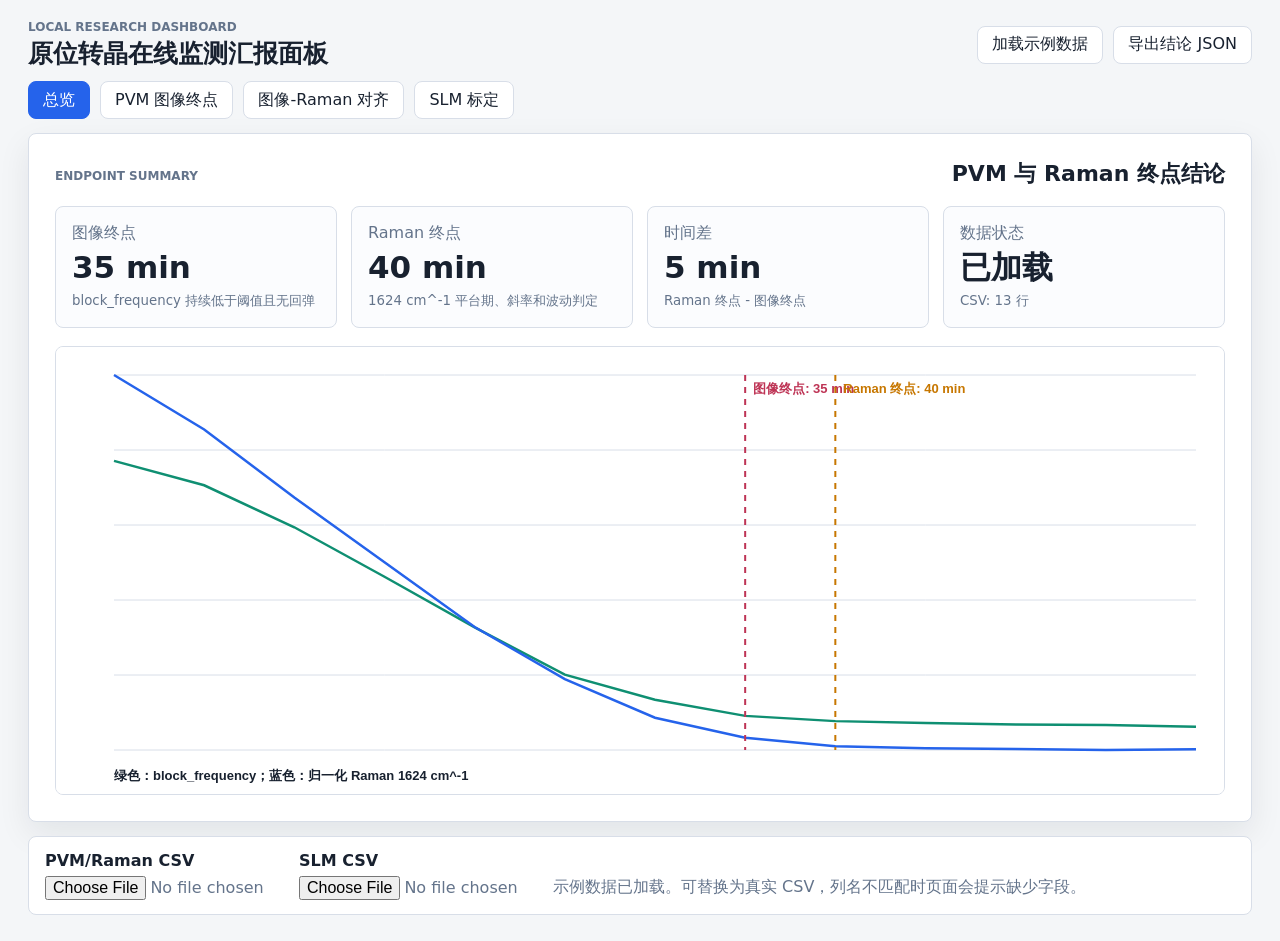
<file: index.html>
<!doctype html>
<html lang="zh-CN">
  <head>
    <meta charset="utf-8" />
    <meta name="viewport" content="width=device-width, initial-scale=1" />
    <title>PVM-Raman-SLM 科研展示</title>
    <link rel="stylesheet" href="./style.css" />
  </head>
  <body>
    <header class="app-header">
      <div>
        <p class="eyebrow">Local Research Dashboard</p>
        <h1>原位转晶在线监测汇报面板</h1>
      </div>
      <div class="header-actions" aria-label="页面操作">
        <button id="reloadExample" type="button">加载示例数据</button>
        <button id="exportSummary" type="button">导出结论 JSON</button>
      </div>
    </header>

    <nav class="tabbar" aria-label="展示章节">
      <button class="tab active" type="button" data-tab="overview">总览</button>
      <button class="tab" type="button" data-tab="pvm">PVM 图像终点</button>
      <button class="tab" type="button" data-tab="alignment">图像-Raman 对齐</button>
      <button class="tab" type="button" data-tab="slm">SLM 标定</button>
    </nav>

    <main class="slide-stage">
      <section class="slide-panel active" id="overview" aria-labelledby="overview-title">
        <div class="section-title">
          <p class="eyebrow">Endpoint Summary</p>
          <h2 id="overview-title">PVM 与 Raman 终点结论</h2>
        </div>

        <div class="metrics-grid">
          <article class="metric">
            <span>图像终点</span>
            <strong id="pvmEndpoint">-- min</strong>
            <small>block_frequency 持续低于阈值且无回弹</small>
          </article>
          <article class="metric">
            <span>Raman 终点</span>
            <strong id="ramanEndpoint">-- min</strong>
            <small>1624 cm^-1 平台期、斜率和波动判定</small>
          </article>
          <article class="metric">
            <span>时间差</span>
            <strong id="endpointDelta">-- min</strong>
            <small>Raman 终点 - 图像终点</small>
          </article>
          <article class="metric">
            <span>数据状态</span>
            <strong id="dataStatus">等待加载</strong>
            <small id="dataRows">CSV: -- 行</small>
          </article>
        </div>

        <div class="chart-block">
          <canvas id="overviewChart" width="1280" height="620" aria-label="PVM 与 Raman 时间轴对齐图"></canvas>
        </div>
      </section>

      <section class="slide-panel" id="pvm" aria-labelledby="pvm-title">
        <div class="section-title">
          <p class="eyebrow">PVM Image Analysis</p>
          <h2 id="pvm-title">block / urchin 数量统计与图像终点判定</h2>
        </div>

        <div class="two-column">
          <div class="chart-block">
            <canvas id="pvmChart" width="980" height="620" aria-label="PVM block_frequency 曲线"></canvas>
          </div>
          <aside class="insight-panel">
            <h3>判定逻辑</h3>
            <ul>
              <li>以 `block_frequency` 为主指标。</li>
              <li>滑动窗口连续低于阈值。</li>
              <li>终点后无明显回弹。</li>
              <li>如果 CSV 提供 `endpoint_min`，优先用于展示并同时保留自动判定。</li>
            </ul>
            <div class="image-strip" id="pvmImages" aria-label="PVM 示例图像"></div>
          </aside>
        </div>
      </section>

      <section class="slide-panel" id="alignment" aria-labelledby="alignment-title">
        <div class="section-title">
          <p class="eyebrow">Raman Alignment</p>
          <h2 id="alignment-title">Raman 1624 cm^-1 曲线与图像终点对齐</h2>
        </div>

        <div class="chart-block large">
          <canvas id="alignmentChart" width="1280" height="650" aria-label="图像终点与 Raman 终点对齐图"></canvas>
        </div>

        <div class="conclusion-line" id="alignmentConclusion">
          等待数据加载后生成对齐结论。
        </div>
      </section>

      <section class="slide-panel" id="slm" aria-labelledby="slm-title">
        <div class="section-title">
          <p class="eyebrow">SLM Calibration</p>
          <h2 id="slm-title">SLM 波长、灰度与光栅周期标定展示</h2>
        </div>

        <div class="two-column">
          <div class="chart-block">
            <canvas id="slmChart" width="980" height="620" aria-label="SLM 标定曲线"></canvas>
          </div>
          <aside class="insight-panel">
            <h3>标定结果</h3>
            <div class="slm-list" id="slmList"></div>
          </aside>
        </div>
      </section>
    </main>

    <section class="data-tools" aria-label="数据导入">
      <div>
        <label for="pvmCsv">PVM/Raman CSV</label>
        <input id="pvmCsv" type="file" accept=".csv,text/csv" />
      </div>
      <div>
        <label for="slmCsv">SLM CSV</label>
        <input id="slmCsv" type="file" accept=".csv,text/csv" />
      </div>
      <p id="messageBox" role="status">默认读取 `./data/example_pvm_raman.csv` 与 `./data/example_slm.csv`。</p>
    </section>

    <script src="./script.js"></script>
  </body>
</html>
</file>
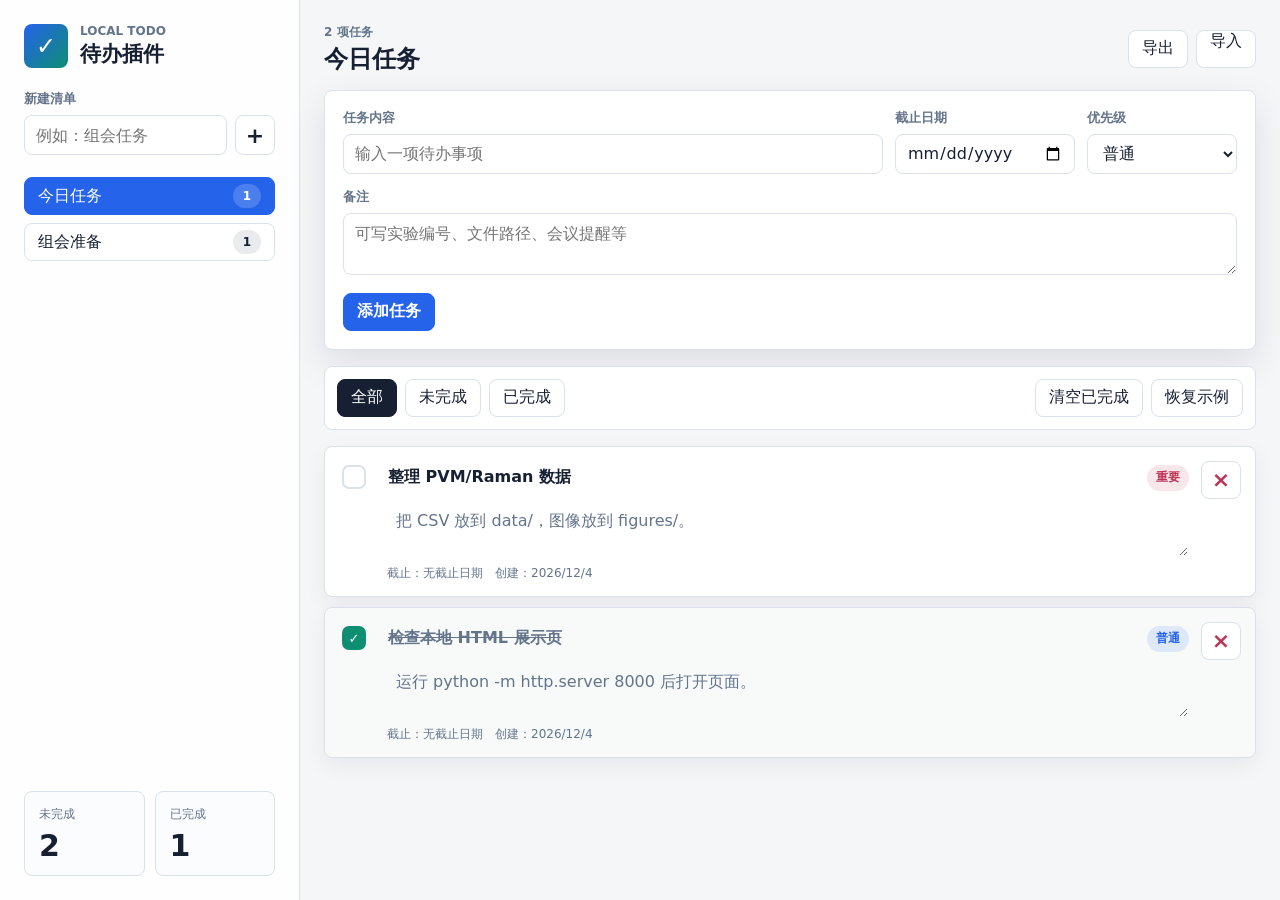
<file: todo-plugin/index.html>
<!doctype html>
<html lang="zh-CN">
  <head>
    <meta charset="utf-8" />
    <meta name="viewport" content="width=device-width, initial-scale=1" />
    <title>本地待办插件</title>
    <link rel="stylesheet" href="./style.css" />
  </head>
  <body>
    <main class="app-shell">
      <aside class="sidebar" aria-label="任务清单">
        <div class="brand">
          <span class="brand-mark" aria-hidden="true">✓</span>
          <div>
            <p class="eyebrow">Local Todo</p>
            <h1>待办插件</h1>
          </div>
        </div>

        <form class="list-form" id="listForm">
          <label for="listName">新建清单</label>
          <div class="inline-field">
            <input id="listName" name="listName" type="text" placeholder="例如：组会任务" autocomplete="off" />
            <button class="icon-button" type="submit" title="添加清单" aria-label="添加清单">+</button>
          </div>
        </form>

        <nav class="list-nav" id="listNav" aria-label="清单列表"></nav>

        <section class="summary" aria-label="统计">
          <div>
            <span>未完成</span>
            <strong id="openCount">0</strong>
          </div>
          <div>
            <span>已完成</span>
            <strong id="doneCount">0</strong>
          </div>
        </section>
      </aside>

      <section class="workspace">
        <header class="topbar">
          <div>
            <p class="eyebrow" id="currentListLabel">任务清单</p>
            <h2 id="currentListTitle">今日任务</h2>
          </div>
          <div class="topbar-actions">
            <button id="exportButton" type="button">导出</button>
            <label class="file-button" for="importFile">导入</label>
            <input id="importFile" type="file" accept="application/json,.json" />
          </div>
        </header>

        <form class="task-form" id="taskForm">
          <div class="form-grid">
            <label>
              <span>任务内容</span>
              <input id="taskTitle" name="taskTitle" type="text" placeholder="输入一项待办事项" required />
            </label>
            <label>
              <span>截止日期</span>
              <input id="taskDue" name="taskDue" type="date" />
            </label>
            <label>
              <span>优先级</span>
              <select id="taskPriority" name="taskPriority">
                <option value="normal">普通</option>
                <option value="high">重要</option>
                <option value="low">低优先级</option>
              </select>
            </label>
          </div>
          <label class="note-field">
            <span>备注</span>
            <textarea id="taskNote" name="taskNote" rows="2" placeholder="可写实验编号、文件路径、会议提醒等"></textarea>
          </label>
          <button class="primary-button" type="submit">添加任务</button>
        </form>

        <section class="toolbar" aria-label="筛选和操作">
          <div class="segments" role="group" aria-label="任务状态筛选">
            <button class="segment active" type="button" data-filter="all">全部</button>
            <button class="segment" type="button" data-filter="open">未完成</button>
            <button class="segment" type="button" data-filter="done">已完成</button>
          </div>
          <div class="toolbar-actions">
            <button id="clearDoneButton" type="button">清空已完成</button>
            <button id="resetButton" type="button">恢复示例</button>
          </div>
        </section>

        <section class="task-board" id="taskBoard" aria-live="polite"></section>
      </section>
    </main>

    <template id="taskTemplate">
      <article class="task-card">
        <label class="check-wrap">
          <input class="task-check" type="checkbox" />
          <span class="fake-check" aria-hidden="true"></span>
        </label>
        <div class="task-content">
          <div class="task-line">
            <input class="task-title-input" type="text" />
            <span class="priority-badge"></span>
          </div>
          <textarea class="task-note-input" rows="2"></textarea>
          <div class="task-meta">
            <span class="due-text"></span>
            <span class="created-text"></span>
          </div>
        </div>
        <button class="icon-button danger remove-task" type="button" title="删除任务" aria-label="删除任务">×</button>
      </article>
    </template>

    <script src="./script.js"></script>
  </body>
</html>
</file>
<file: style.css>
:root {
  color-scheme: light;
  --bg: #f4f6f8;
  --panel: #ffffff;
  --ink: #18212f;
  --muted: #64748b;
  --line: #d8dee8;
  --blue: #2563eb;
  --green: #0f8f72;
  --red: #be3455;
  --amber: #c77700;
  --shadow: 0 12px 32px rgba(15, 23, 42, 0.08);
  font-family:
    Inter, ui-sans-serif, system-ui, -apple-system, BlinkMacSystemFont, "Segoe UI",
    "Microsoft YaHei", sans-serif;
}

* {
  box-sizing: border-box;
}

body {
  min-width: 360px;
  margin: 0;
  color: var(--ink);
  background: var(--bg);
}

button,
input {
  font: inherit;
}

.app-header {
  display: flex;
  align-items: center;
  justify-content: space-between;
  gap: 20px;
  padding: 20px 28px 12px;
}

.eyebrow {
  margin: 0 0 5px;
  color: var(--muted);
  font-size: 12px;
  font-weight: 700;
  text-transform: uppercase;
}

h1,
h2,
h3,
p {
  overflow-wrap: anywhere;
}

h1 {
  margin: 0;
  font-size: 25px;
  line-height: 1.2;
}

h2 {
  margin: 0;
  font-size: 22px;
  line-height: 1.25;
}

h3 {
  margin: 0 0 12px;
  font-size: 17px;
}

.header-actions,
.tabbar {
  display: flex;
  gap: 10px;
  align-items: center;
  flex-wrap: wrap;
}

button {
  min-height: 38px;
  padding: 0 14px;
  border: 1px solid var(--line);
  border-radius: 8px;
  color: var(--ink);
  background: #fff;
  cursor: pointer;
}

button:hover {
  border-color: rgba(37, 99, 235, 0.5);
}

.tabbar {
  padding: 0 28px 14px;
}

.tab.active {
  color: #fff;
  border-color: var(--blue);
  background: var(--blue);
}

.slide-stage {
  width: min(1500px, calc(100vw - 56px));
  margin: 0 auto;
}

.slide-panel {
  display: none;
  aspect-ratio: 16 / 9;
  min-height: 620px;
  padding: 26px;
  border: 1px solid var(--line);
  border-radius: 8px;
  background: var(--panel);
  box-shadow: var(--shadow);
}

.slide-panel.active {
  display: grid;
  grid-template-rows: auto auto minmax(0, 1fr);
  gap: 18px;
}

.section-title {
  display: flex;
  align-items: flex-end;
  justify-content: space-between;
  gap: 18px;
}

.metrics-grid {
  display: grid;
  grid-template-columns: repeat(4, minmax(0, 1fr));
  gap: 14px;
}

.metric {
  display: grid;
  gap: 7px;
  min-height: 122px;
  padding: 16px;
  border: 1px solid var(--line);
  border-radius: 8px;
  background: #fbfcfe;
}

.metric span,
.metric small,
.insight-panel li,
.data-tools,
.conclusion-line {
  color: var(--muted);
}

.metric strong {
  color: var(--ink);
  font-size: 31px;
  line-height: 1.05;
}

.chart-block {
  position: relative;
  overflow: hidden;
  min-height: 0;
  border: 1px solid var(--line);
  border-radius: 8px;
  background: #fff;
}

.chart-block.large {
  min-height: 0;
}

canvas {
  display: block;
  width: 100%;
  height: 100%;
}

.two-column {
  display: grid;
  grid-template-columns: minmax(0, 1fr) 360px;
  gap: 18px;
  min-height: 0;
}

.insight-panel {
  overflow: auto;
  padding: 18px;
  border: 1px solid var(--line);
  border-radius: 8px;
  background: #fbfcfe;
}

.insight-panel ul {
  margin: 0 0 16px 18px;
  padding: 0;
  line-height: 1.7;
}

.image-strip,
.slm-list {
  display: grid;
  gap: 12px;
}

.image-strip figure,
.slm-item {
  margin: 0;
  padding: 10px;
  border: 1px solid var(--line);
  border-radius: 8px;
  background: #fff;
}

.image-strip img,
.slm-item img {
  display: block;
  width: 100%;
  max-height: 140px;
  object-fit: contain;
  border-radius: 6px;
  background: #eef2f7;
}

figcaption,
.slm-item p {
  margin: 8px 0 0;
  color: var(--muted);
  font-size: 13px;
  line-height: 1.45;
}

.conclusion-line {
  min-height: 54px;
  padding: 14px 16px;
  border-left: 4px solid var(--blue);
  border-radius: 8px;
  background: #f8fbff;
  font-weight: 700;
}

.data-tools {
  display: grid;
  grid-template-columns: 240px 240px minmax(0, 1fr);
  gap: 14px;
  align-items: end;
  width: min(1500px, calc(100vw - 56px));
  margin: 14px auto 26px;
  padding: 14px 16px;
  border: 1px solid var(--line);
  border-radius: 8px;
  background: #fff;
}

.data-tools label {
  display: block;
  margin-bottom: 6px;
  color: var(--ink);
  font-weight: 700;
}

.data-tools input {
  width: 100%;
}

#messageBox {
  margin: 0;
  line-height: 1.55;
}

@media (max-width: 1100px) {
  .app-header,
  .section-title {
    align-items: flex-start;
    flex-direction: column;
  }

  .slide-panel {
    aspect-ratio: auto;
    min-height: 760px;
  }

  .metrics-grid,
  .two-column,
  .data-tools {
    grid-template-columns: 1fr;
  }
}

@media (max-width: 720px) {
  .app-header,
  .tabbar {
    padding-left: 16px;
    padding-right: 16px;
  }

  .slide-stage,
  .data-tools {
    width: calc(100vw - 32px);
  }

  .slide-panel {
    padding: 16px;
  }

  .metric strong {
    font-size: 25px;
  }
}
</file>
<file: todo-plugin/style.css>
:root {
  color-scheme: light;
  --bg: #f4f6f8;
  --panel: #ffffff;
  --ink: #172033;
  --muted: #64748b;
  --line: #d9e1ea;
  --blue: #2563eb;
  --green: #0f8f72;
  --red: #be3455;
  --amber: #b66a00;
  --shadow: 0 14px 36px rgba(15, 23, 42, 0.1);
  font-family:
    Inter, ui-sans-serif, system-ui, -apple-system, BlinkMacSystemFont, "Segoe UI",
    "Microsoft YaHei", sans-serif;
}

* {
  box-sizing: border-box;
}

body {
  min-width: 360px;
  margin: 0;
  color: var(--ink);
  background: var(--bg);
}

button,
input,
select,
textarea {
  font: inherit;
}

button,
.file-button {
  min-height: 38px;
  padding: 0 13px;
  border: 1px solid var(--line);
  border-radius: 8px;
  color: var(--ink);
  background: #fff;
  cursor: pointer;
}

button:hover,
.file-button:hover {
  border-color: rgba(37, 99, 235, 0.5);
}

.app-shell {
  display: grid;
  grid-template-columns: 300px minmax(0, 1fr);
  min-height: 100vh;
}

.sidebar {
  display: flex;
  flex-direction: column;
  gap: 22px;
  padding: 24px;
  border-right: 1px solid var(--line);
  background: rgba(255, 255, 255, 0.92);
}

.brand {
  display: grid;
  grid-template-columns: 44px 1fr;
  gap: 12px;
  align-items: center;
}

.brand-mark {
  display: grid;
  place-items: center;
  width: 44px;
  height: 44px;
  border-radius: 8px;
  color: #fff;
  background: linear-gradient(135deg, var(--blue), var(--green));
  font-size: 24px;
  font-weight: 800;
}

.eyebrow {
  margin: 0 0 4px;
  color: var(--muted);
  font-size: 12px;
  font-weight: 700;
  text-transform: uppercase;
}

h1,
h2,
p {
  overflow-wrap: anywhere;
}

h1,
h2 {
  margin: 0;
  line-height: 1.2;
}

h1 {
  font-size: 21px;
}

h2 {
  font-size: 24px;
}

label span,
.list-form label {
  display: block;
  margin-bottom: 7px;
  color: var(--muted);
  font-size: 13px;
  font-weight: 700;
}

.inline-field {
  display: grid;
  grid-template-columns: minmax(0, 1fr) 40px;
  gap: 8px;
}

input,
select,
textarea {
  width: 100%;
  border: 1px solid var(--line);
  border-radius: 8px;
  color: var(--ink);
  background: #fff;
}

input,
select {
  height: 40px;
  padding: 0 11px;
}

textarea {
  resize: vertical;
  min-height: 62px;
  padding: 10px 11px;
}

input:focus,
select:focus,
textarea:focus {
  outline: 3px solid rgba(37, 99, 235, 0.16);
  border-color: var(--blue);
}

.icon-button {
  display: grid;
  place-items: center;
  width: 40px;
  padding: 0;
  font-size: 22px;
  font-weight: 700;
}

.danger {
  color: var(--red);
}

.list-nav {
  display: grid;
  gap: 8px;
}

.list-item {
  display: grid;
  grid-template-columns: minmax(0, 1fr) auto;
  gap: 8px;
  align-items: center;
  width: 100%;
  text-align: left;
}

.list-item.active {
  color: #fff;
  border-color: var(--blue);
  background: var(--blue);
}

.list-count {
  display: inline-grid;
  place-items: center;
  min-width: 28px;
  height: 24px;
  padding: 0 8px;
  border-radius: 999px;
  color: inherit;
  background: rgba(100, 116, 139, 0.14);
  font-size: 12px;
  font-weight: 800;
}

.list-item.active .list-count {
  background: rgba(255, 255, 255, 0.18);
}

.summary {
  display: grid;
  grid-template-columns: 1fr 1fr;
  gap: 10px;
  margin-top: auto;
}

.summary div {
  padding: 14px;
  border: 1px solid var(--line);
  border-radius: 8px;
  background: #fbfcfe;
}

.summary span {
  display: block;
  color: var(--muted);
  font-size: 12px;
}

.summary strong {
  display: block;
  margin-top: 8px;
  font-size: 30px;
  line-height: 1;
}

.workspace {
  display: grid;
  gap: 16px;
  align-content: start;
  padding: 24px;
}

.topbar,
.toolbar {
  display: flex;
  align-items: center;
  justify-content: space-between;
  gap: 14px;
  flex-wrap: wrap;
}

.topbar-actions,
.toolbar-actions,
.segments {
  display: flex;
  gap: 8px;
  align-items: center;
  flex-wrap: wrap;
}

#importFile {
  position: absolute;
  width: 1px;
  height: 1px;
  opacity: 0;
  pointer-events: none;
}

.task-form,
.toolbar,
.task-board-empty {
  border: 1px solid var(--line);
  border-radius: 8px;
  background: var(--panel);
  box-shadow: var(--shadow);
}

.task-form {
  display: grid;
  gap: 14px;
  padding: 18px;
}

.form-grid {
  display: grid;
  grid-template-columns: minmax(0, 1fr) 180px 150px;
  gap: 12px;
}

.primary-button {
  justify-self: start;
  color: #fff;
  border-color: var(--blue);
  background: var(--blue);
  font-weight: 800;
}

.toolbar {
  padding: 12px;
  box-shadow: none;
}

.segment.active {
  color: #fff;
  border-color: var(--ink);
  background: var(--ink);
}

.task-board {
  display: grid;
  gap: 10px;
}

.task-card {
  display: grid;
  grid-template-columns: 36px minmax(0, 1fr) 40px;
  gap: 12px;
  align-items: start;
  padding: 14px;
  border: 1px solid var(--line);
  border-radius: 8px;
  background: #fff;
  box-shadow: 0 8px 22px rgba(15, 23, 42, 0.06);
}

.task-card.done {
  background: #f7faf9;
}

.check-wrap {
  position: relative;
  display: grid;
  place-items: center;
  width: 30px;
  height: 40px;
}

.task-check {
  position: absolute;
  inset: 0;
  opacity: 0;
  cursor: pointer;
}

.fake-check {
  display: grid;
  place-items: center;
  width: 24px;
  height: 24px;
  border: 2px solid var(--line);
  border-radius: 7px;
}

.task-check:checked + .fake-check {
  border-color: var(--green);
  background: var(--green);
}

.task-check:checked + .fake-check::after {
  content: "✓";
  color: #fff;
  font-weight: 900;
}

.task-content {
  display: grid;
  gap: 8px;
  min-width: 0;
}

.task-line {
  display: grid;
  grid-template-columns: minmax(0, 1fr) auto;
  gap: 8px;
  align-items: center;
}

.task-title-input {
  height: 34px;
  padding: 0;
  border-color: transparent;
  background: transparent;
  font-weight: 800;
}

.task-title-input:focus,
.task-note-input:focus {
  outline: none;
  border-color: var(--line);
  background: #fff;
}

.task-card.done .task-title-input {
  color: var(--muted);
  text-decoration: line-through;
}

.task-note-input {
  min-height: 44px;
  padding: 7px 8px;
  border-color: transparent;
  background: transparent;
  color: var(--muted);
}

.priority-badge {
  display: inline-flex;
  align-items: center;
  height: 26px;
  padding: 0 9px;
  border-radius: 999px;
  font-size: 12px;
  font-weight: 800;
  white-space: nowrap;
}

.priority-high {
  color: var(--red);
  background: rgba(190, 52, 85, 0.12);
}

.priority-normal {
  color: var(--blue);
  background: rgba(37, 99, 235, 0.12);
}

.priority-low {
  color: var(--green);
  background: rgba(15, 143, 114, 0.12);
}

.task-meta {
  display: flex;
  gap: 12px;
  flex-wrap: wrap;
  color: var(--muted);
  font-size: 12px;
}

.task-board-empty {
  padding: 28px;
  color: var(--muted);
  text-align: center;
}

@media (max-width: 920px) {
  .app-shell {
    grid-template-columns: 1fr;
  }

  .sidebar {
    border-right: 0;
    border-bottom: 1px solid var(--line);
  }

  .form-grid {
    grid-template-columns: 1fr;
  }
}

@media (max-width: 620px) {
  .sidebar,
  .workspace {
    padding: 16px;
  }

  .topbar,
  .toolbar {
    align-items: stretch;
    flex-direction: column;
  }

  .topbar-actions,
  .toolbar-actions,
  .segments {
    width: 100%;
  }

  .topbar-actions button,
  .toolbar-actions button,
  .segments button,
  .file-button {
    flex: 1;
  }

  .task-card {
    grid-template-columns: 32px minmax(0, 1fr);
  }

  .remove-task {
    grid-column: 2;
    justify-self: end;
  }
}
</file>
